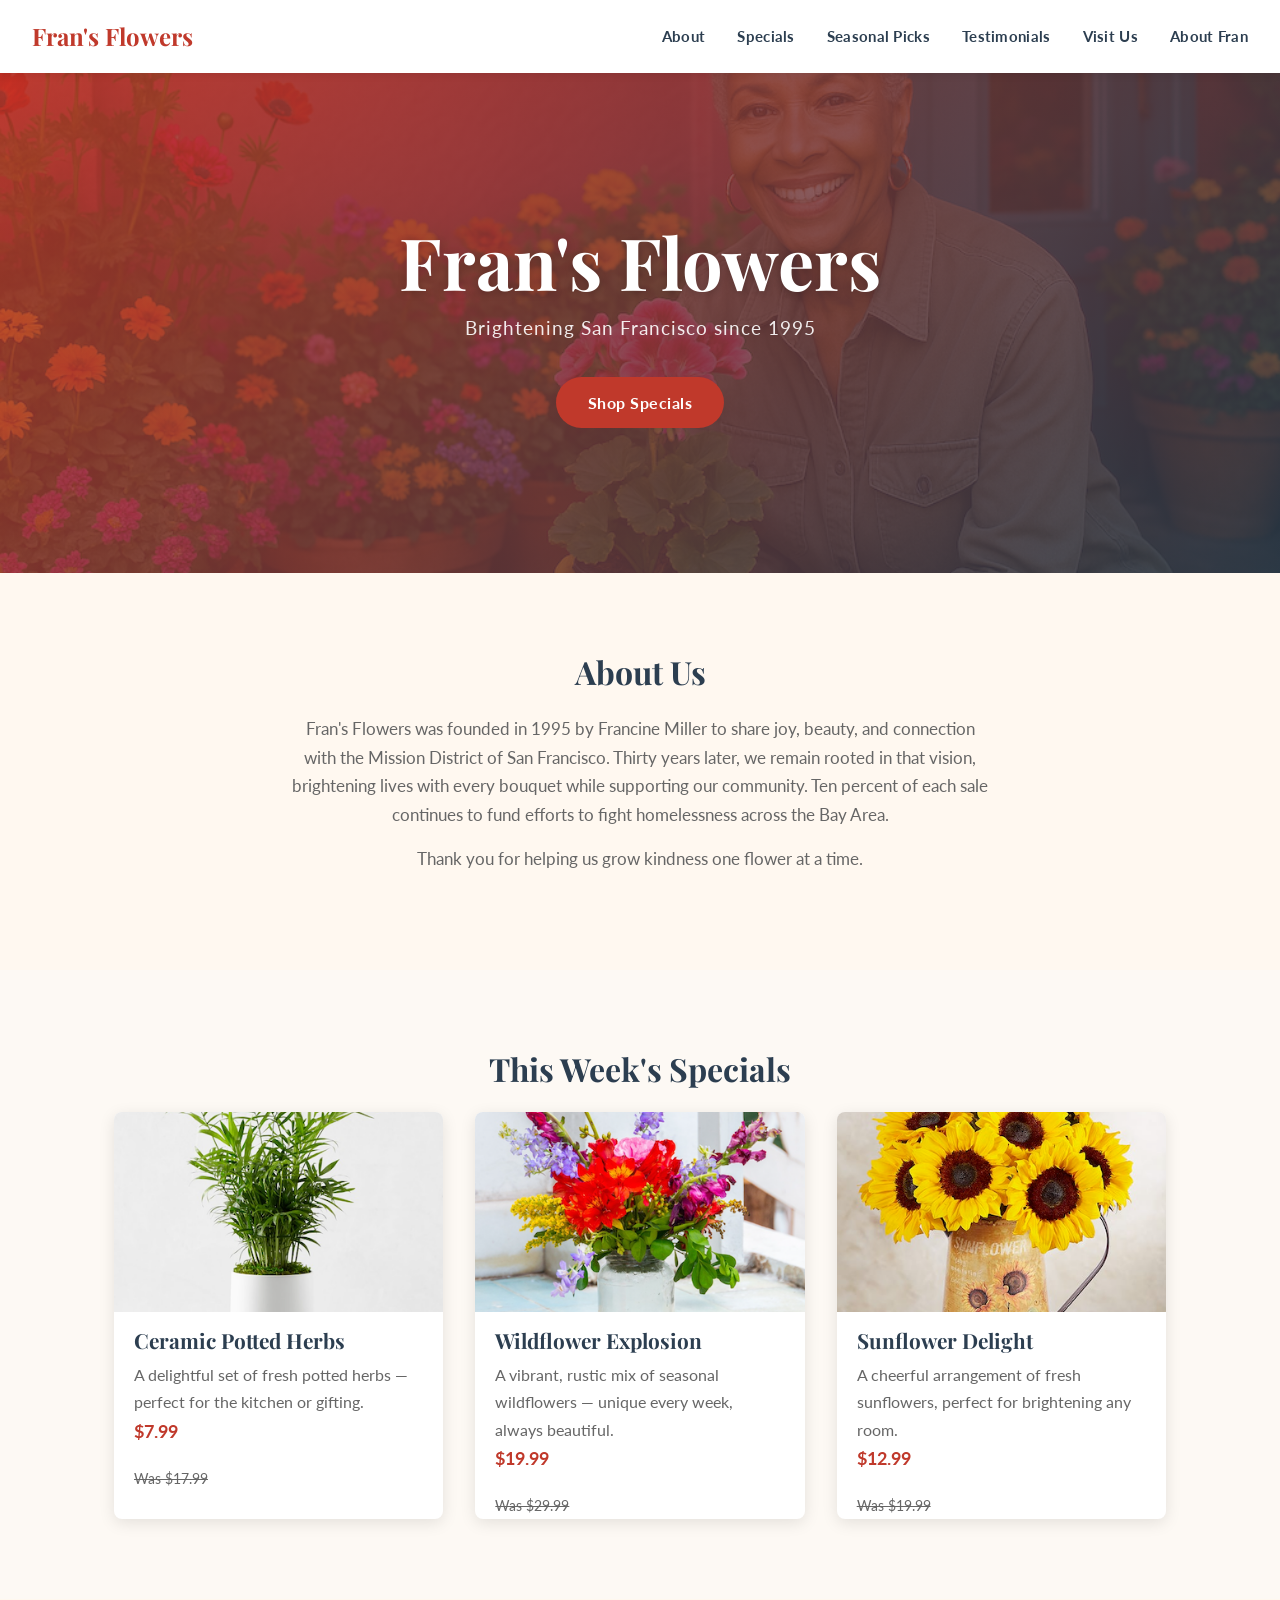
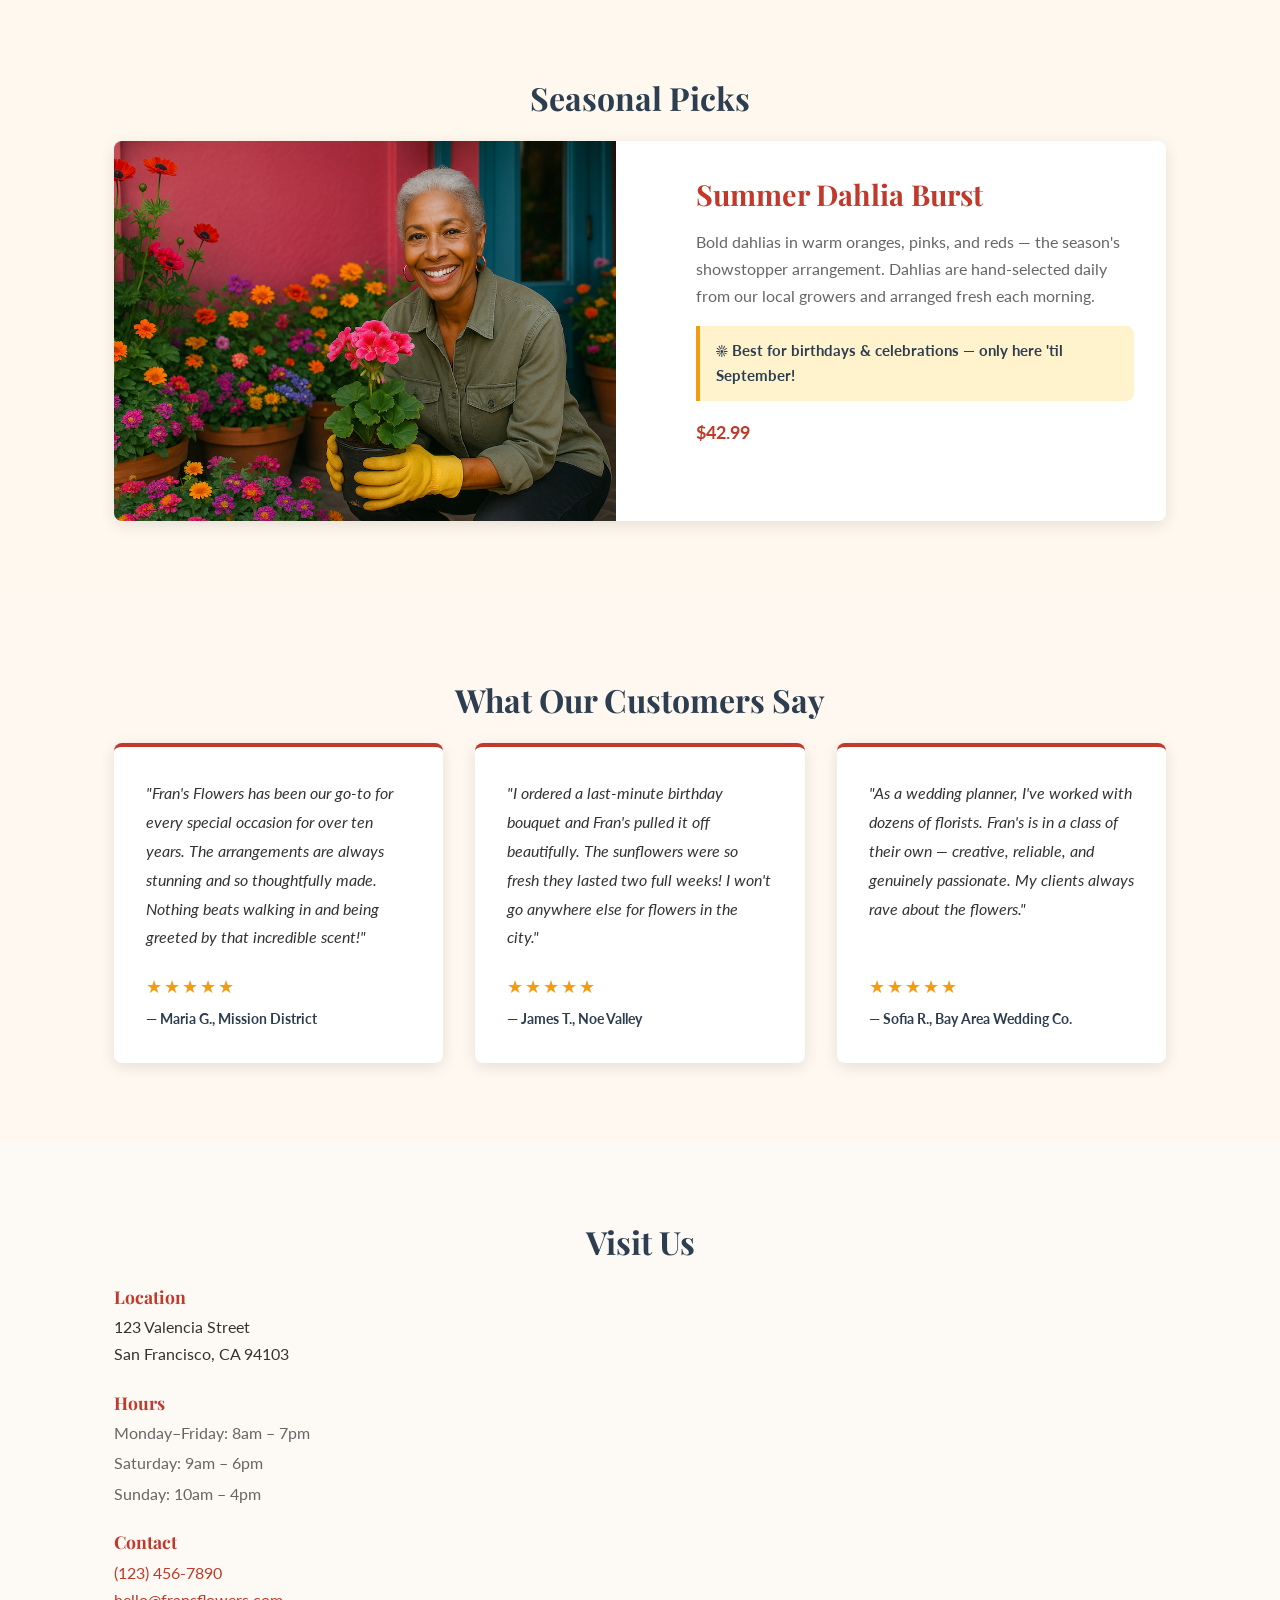
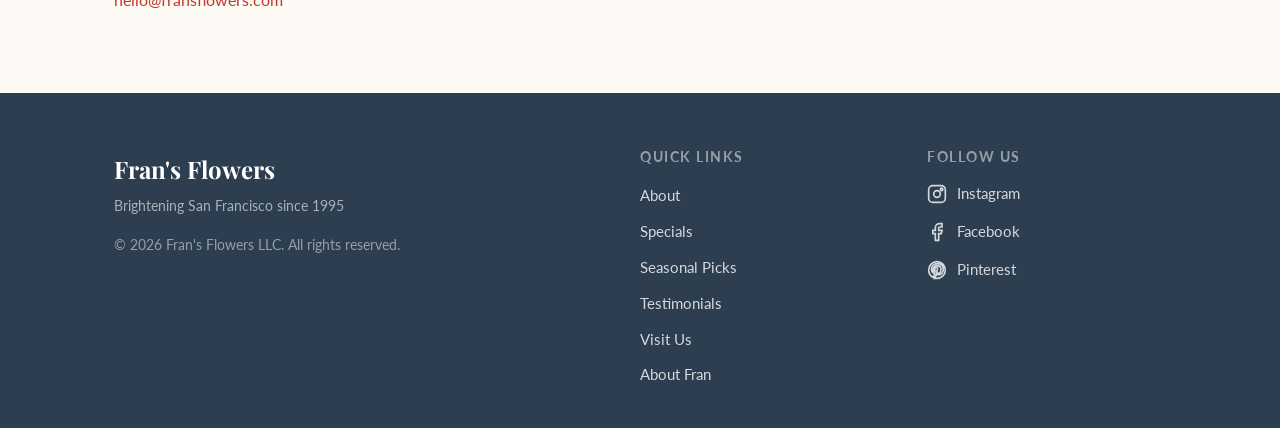
<file: index.html>
<!DOCTYPE html>
<html lang="en">
<head>
  <meta charset="UTF-8" />
  <meta name="viewport" content="width=device-width, initial-scale=1.0" />
  <title>Fran's Flowers | Boutique Flower Shop in San Francisco</title>
  <link rel="stylesheet" href="style.css" />
  <link rel="preconnect" href="https://fonts.googleapis.com" />
  <link rel="preconnect" href="https://fonts.gstatic.com" crossorigin />
  <link href="https://fonts.googleapis.com/css2?family=Playfair+Display:wght@400;700&family=Lato:wght@300;400;700&display=swap" rel="stylesheet" />
</head>
<body>

  <!-- NAVIGATION -->
  <header>
    <nav class="navbar" role="navigation" aria-label="Main navigation">
      <div class="nav-logo">
        <a href="index.html" aria-label="Fran's Flowers Home">Fran's Flowers</a>
      </div>
      <button class="nav-toggle" aria-label="Toggle navigation menu" aria-expanded="false">
        <span class="hamburger"></span>
        <span class="hamburger"></span>
        <span class="hamburger"></span>
      </button>
      <ul class="nav-links" role="list">
        <li><a href="#about">About</a></li>
        <li><a href="#specials">Specials</a></li>
        <li><a href="#seasonal">Seasonal Picks</a></li>
        <li><a href="#testimonials">Testimonials</a></li>
        <li><a href="#visit">Visit Us</a></li>
        <li><a href="about.html">About Fran</a></li>
      </ul>
    </nav>
  </header>

  <!-- HERO -->
  <section class="hero" aria-label="Hero banner">
    <div class="hero-content">
      <h1>Fran's Flowers</h1>
      <p class="tagline">Brightening San Francisco since 1995</p>
      <a href="#specials" class="btn-primary">Shop Specials</a>
    </div>
  </section>

  <!-- ABOUT -->
  <section id="about" class="about-section">
    <div class="container">
      <h2>About Us</h2>
      <p>Fran's Flowers was founded in 1995 by Francine Miller to share joy, beauty, and connection with the Mission District of San Francisco. Thirty years later, we remain rooted in that vision, brightening lives with every bouquet while supporting our community. Ten percent of each sale continues to fund efforts to fight homelessness across the Bay Area.</p>
      <p>Thank you for helping us grow kindness one flower at a time.</p>
    </div>
  </section>

  <!-- SPECIALS -->
  <section id="specials" class="specials-section">
    <div class="container">
      <h2>This Week's Specials</h2>
      <div class="specials-grid">
        <article class="special-card">
          <img src="img/potted_plant.png" alt="Ceramic potted herbs arrangement" />
          <h3>Ceramic Potted Herbs</h3>
          <p>A delightful set of fresh potted herbs — perfect for the kitchen or gifting.</p>
          <p class="price-now">$7.99</p>
          <p class="price-was">Was $17.99</p>
        </article>
        <article class="special-card">
          <img src="img/wild_flowers.png" alt="Wildflower explosion bouquet" />
          <h3>Wildflower Explosion</h3>
          <p>A vibrant, rustic mix of seasonal wildflowers — unique every week, always beautiful.</p>
          <p class="price-now">$19.99</p>
          <p class="price-was">Was $29.99</p>
        </article>
        <article class="special-card">
          <img src="img/sunflowers.png" alt="Sunflower delight bouquet" />
          <h3>Sunflower Delight</h3>
          <p>A cheerful arrangement of fresh sunflowers, perfect for brightening any room.</p>
          <p class="price-now">$12.99</p>
          <p class="price-was">Was $19.99</p>
        </article>
      </div>
    </div>
  </section>

  <!-- SEASONAL PICKS -->
  <section id="seasonal" class="seasonal-section">
    <div class="container">
      <h2>Seasonal Picks</h2>
      <div class="seasonal-card">
        <img src="img/fran.png" alt="Fran holding a vibrant summer dahlia bouquet in warm tones" />
        <div class="seasonal-info">
          <h3>Summer Dahlia Burst</h3>
          <p>Bold dahlias in warm oranges, pinks, and reds — the season's showstopper arrangement. Dahlias are hand-selected daily from our local growers and arranged fresh each morning.</p>
          <p class="seasonal-tag">&#x2600;&#xFE0F; Best for birthdays &amp; celebrations — only here 'til September!</p>
          <p class="price-now">$42.99</p>
        </div>
      </div>
    </div>
  </section>

  <!-- TESTIMONIALS -->
  <section id="testimonials" class="testimonials-section">
    <div class="container">
      <h2>What Our Customers Say</h2>
      <div class="testimonials-grid">
        <article class="testimonial-card">
          <blockquote>
            <p>"Fran's Flowers has been our go-to for every special occasion for over ten years. The arrangements are always stunning and so thoughtfully made. Nothing beats walking in and being greeted by that incredible scent!"</p>
          </blockquote>
          <footer class="testimonial-author">
            <span class="stars" aria-label="5 out of 5 stars">&#9733;&#9733;&#9733;&#9733;&#9733;</span>
            <cite>— Maria G., Mission District</cite>
          </footer>
        </article>
        <article class="testimonial-card">
          <blockquote>
            <p>"I ordered a last-minute birthday bouquet and Fran's pulled it off beautifully. The sunflowers were so fresh they lasted two full weeks! I won't go anywhere else for flowers in the city."</p>
          </blockquote>
          <footer class="testimonial-author">
            <span class="stars" aria-label="5 out of 5 stars">&#9733;&#9733;&#9733;&#9733;&#9733;</span>
            <cite>— James T., Noe Valley</cite>
          </footer>
        </article>
        <article class="testimonial-card">
          <blockquote>
            <p>"As a wedding planner, I've worked with dozens of florists. Fran's is in a class of their own — creative, reliable, and genuinely passionate. My clients always rave about the flowers."</p>
          </blockquote>
          <footer class="testimonial-author">
            <span class="stars" aria-label="5 out of 5 stars">&#9733;&#9733;&#9733;&#9733;&#9733;</span>
            <cite>— Sofia R., Bay Area Wedding Co.</cite>
          </footer>
        </article>
      </div>
    </div>
  </section>

  <!-- VISIT US -->
  <section id="visit" class="visit-section">
    <div class="container">
      <h2>Visit Us</h2>
      <div class="visit-grid">
        <div class="visit-info">
          <h3>Location</h3>
          <address>123 Valencia Street<br />San Francisco, CA 94103</address>
          <h3>Hours</h3>
          <ul>
            <li>Monday–Friday: 8am – 7pm</li>
            <li>Saturday: 9am – 6pm</li>
            <li>Sunday: 10am – 4pm</li>
          </ul>
          <h3>Contact</h3>
          <p><a href="tel:+11234567890">(123) 456-7890</a></p>
          <p><a href="mailto:hello@fransflowers.com">hello@fransflowers.com</a></p>
        </div>
        <div class="visit-map">
          <iframe
            src="https://www.google.com/maps/embed?pb=!1m18!1m12!1m3!1d3153.144965296929!2d-122.4230293!3d37.7689366!2m3!1f0!2f0!3f0!3m2!1i1024!2i768!4f13.1!3m3!1m2!1s0x808f7e3a37128e21%3A0xf85bfc7fef295b98!2s123%20Valencia%20St%2C%20San%20Francisco%2C%20CA%2094103!5e0!3m2!1sen!2sus!4v1722345678901!5m2!1sen!2sus"
            loading="lazy"
            referrerpolicy="no-referrer-when-downgrade"
            title="Map showing Fran's Flowers location at 123 Valencia Street San Francisco"
            aria-label="Google Maps showing Fran's Flowers location"
          ></iframe>
        </div>
      </div>
    </div>
  </section>

  <!-- FOOTER -->
  <footer class="site-footer">
    <div class="container footer-grid">
      <div class="footer-brand">
        <p class="footer-logo">Fran's Flowers</p>
        <p class="footer-tagline">Brightening San Francisco since 1995</p>
        <p class="footer-copy">&copy; 2026 Fran's Flowers LLC. All rights reserved.</p>
      </div>
      <nav class="footer-nav" aria-label="Footer navigation">
        <h4>Quick Links</h4>
        <ul>
          <li><a href="#about">About</a></li>
          <li><a href="#specials">Specials</a></li>
          <li><a href="#seasonal">Seasonal Picks</a></li>
          <li><a href="#testimonials">Testimonials</a></li>
          <li><a href="#visit">Visit Us</a></li>
          <li><a href="about.html">About Fran</a></li>
        </ul>
      </nav>
      <div class="footer-social">
        <h4>Follow Us</h4>
        <div class="social-icons" role="list">
          <a href="#" class="social-icon" aria-label="Follow us on Instagram" role="listitem">
            <svg xmlns="http://www.w3.org/2000/svg" width="20" height="20" viewBox="0 0 24 24" fill="none" stroke="currentColor" stroke-width="2" aria-hidden="true"><rect x="2" y="2" width="20" height="20" rx="5" ry="5"/><circle cx="12" cy="12" r="4"/><circle cx="17.5" cy="6.5" r="1.5"/></svg>
            Instagram
          </a>
          <a href="#" class="social-icon" aria-label="Follow us on Facebook" role="listitem">
            <svg xmlns="http://www.w3.org/2000/svg" width="20" height="20" viewBox="0 0 24 24" fill="none" stroke="currentColor" stroke-width="2" aria-hidden="true"><path d="M18 2h-3a5 5 0 0 0-5 5v3H7v4h3v8h4v-8h3l1-4h-4V7a1 1 0 0 1 1-1h3z"/></svg>
            Facebook
          </a>
          <a href="#" class="social-icon" aria-label="Follow us on Pinterest" role="listitem">
            <svg xmlns="http://www.w3.org/2000/svg" width="20" height="20" viewBox="0 0 24 24" fill="none" stroke="currentColor" stroke-width="2" aria-hidden="true"><path d="M12 2C6.48 2 2 6.48 2 12c0 4.24 2.65 7.86 6.39 9.29-.09-.78-.17-1.98.03-2.83.19-.77 1.26-5.33 1.26-5.33s-.32-.64-.32-1.59c0-1.49.87-2.61 1.94-2.61.92 0 1.36.69 1.36 1.52 0 .93-.59 2.32-.9 3.6-.25 1.07.53 1.94 1.58 1.94 1.9 0 3.36-2 3.36-4.9 0-2.56-1.84-4.35-4.47-4.35-3.04 0-4.82 2.28-4.82 4.63 0 .92.35 1.9.79 2.43.09.11.1.2.07.31-.08.33-.26 1.07-.3 1.22-.05.19-.16.23-.38.14-1.39-.65-2.26-2.68-2.26-4.32 0-3.51 2.55-6.74 7.36-6.74 3.86 0 6.86 2.75 6.86 6.42 0 3.83-2.41 6.9-5.76 6.9-1.13 0-2.19-.59-2.55-1.28l-.69 2.59c-.25.97-.93 2.18-1.38 2.92C11.15 21.95 11.57 22 12 22c5.52 0 10-4.48 10-10S17.52 2 12 2z"/></svg>
            Pinterest
          </a>
        </div>
      </div>
    </div>
  </footer>

  <script>
    const navToggle = document.querySelector('.nav-toggle');
    const navLinks = document.querySelector('.nav-links');
    navToggle.addEventListener('click', function() {
      const isOpen = navLinks.classList.toggle('open');
      navToggle.setAttribute('aria-expanded', isOpen);
    });
    navLinks.querySelectorAll('a').forEach(link => {
      link.addEventListener('click', () => {
        navLinks.classList.remove('open');
        navToggle.setAttribute('aria-expanded', 'false');
      });
    });
  </script>

</body>
</html>
</file>
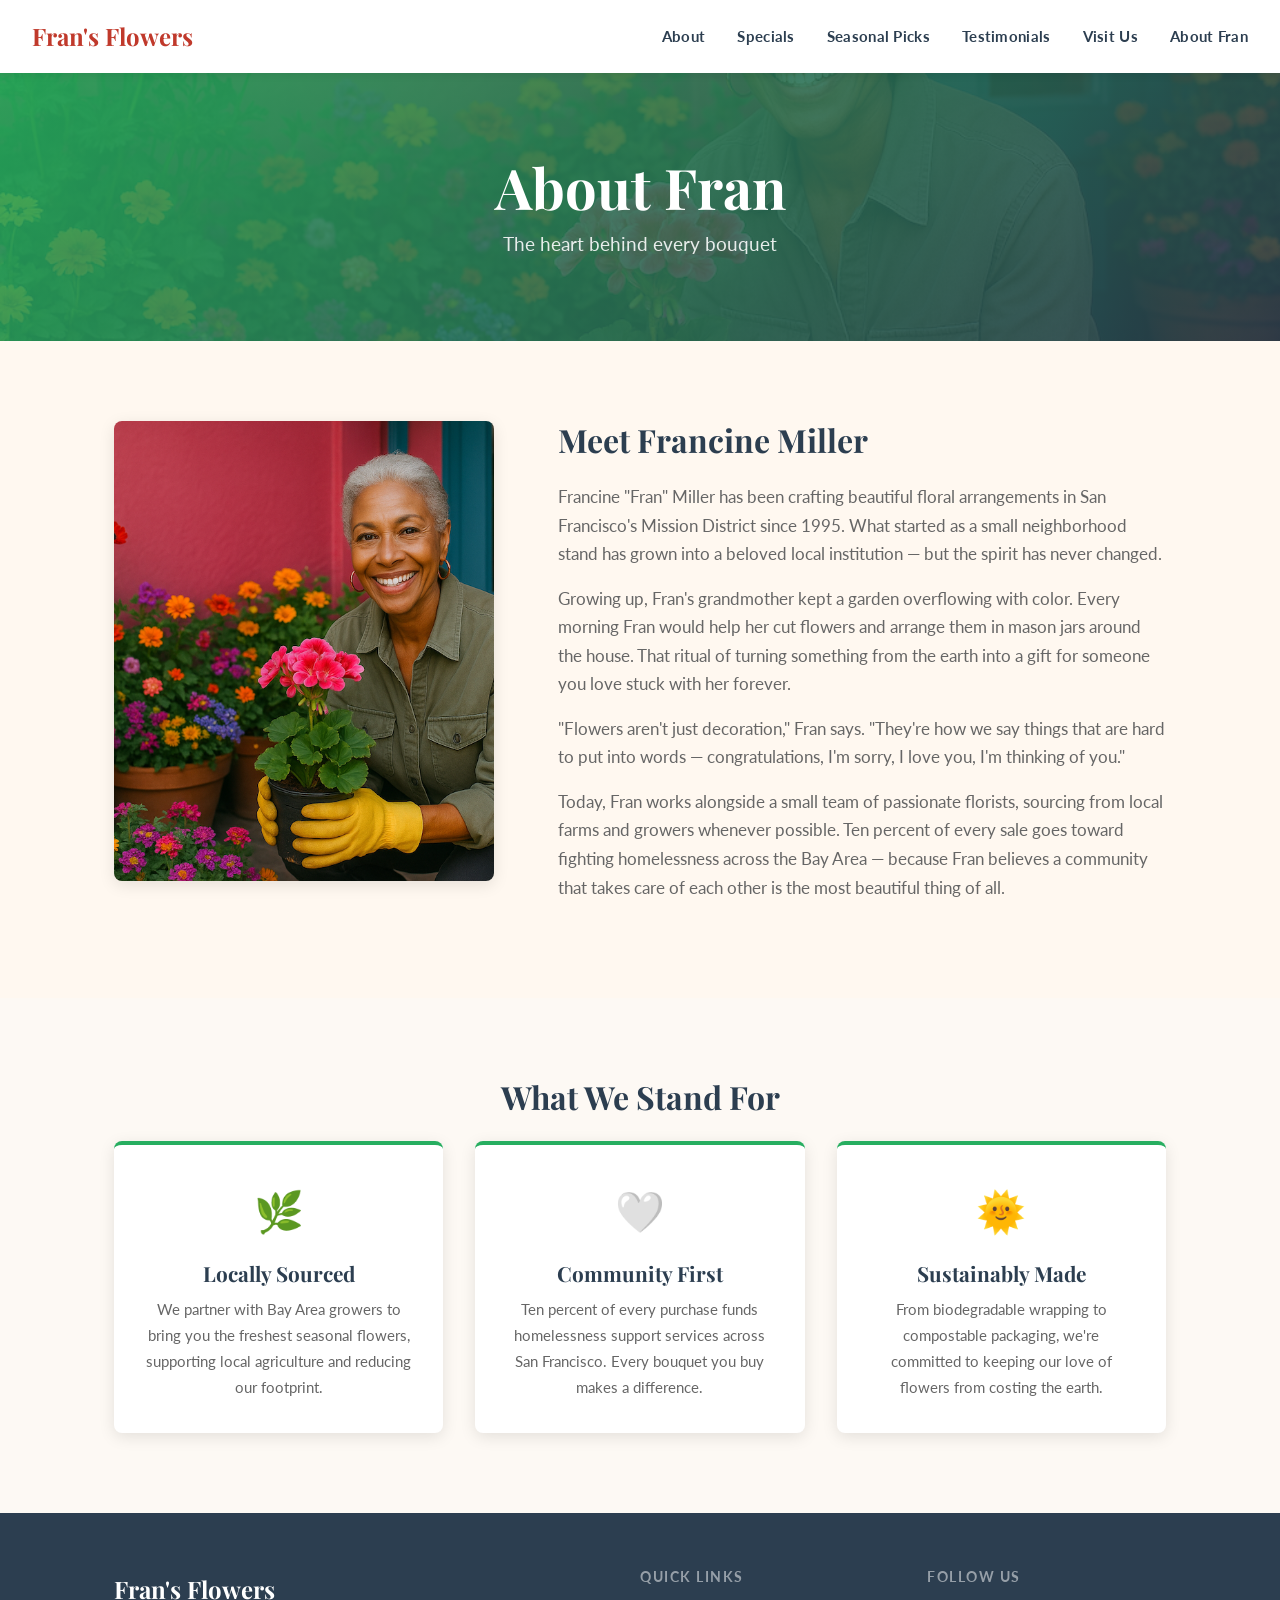
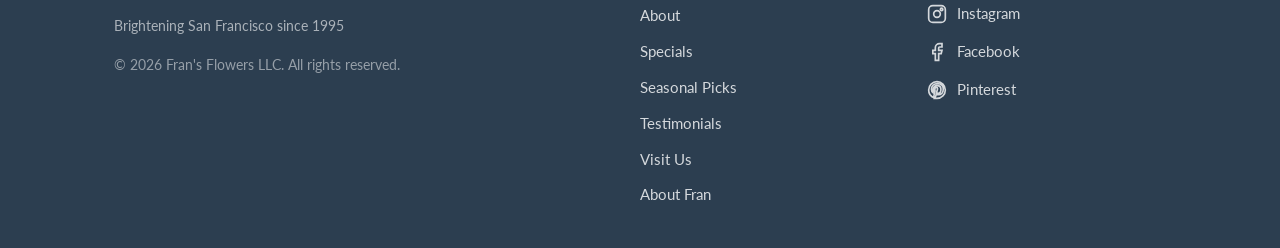
<file: about.html>
<!DOCTYPE html>
<html lang="en">
<head>
  <meta charset="UTF-8" />
  <meta name="viewport" content="width=device-width, initial-scale=1.0" />
  <title>About Fran — Fran's Flowers</title>
  <link rel="stylesheet" href="style.css" />
  <link rel="preconnect" href="https://fonts.googleapis.com" />
  <link rel="preconnect" href="https://fonts.gstatic.com" crossorigin />
  <link href="https://fonts.googleapis.com/css2?family=Playfair+Display:wght@400;700&family=Lato:wght@300;400;700&display=swap" rel="stylesheet" />
</head>
<body>

  <!-- NAVIGATION -->
  <header>
    <nav class="navbar" role="navigation" aria-label="Main navigation">
      <div class="nav-logo">
        <a href="index.html" aria-label="Fran's Flowers Home">Fran's Flowers</a>
      </div>
      <button class="nav-toggle" aria-label="Toggle navigation menu" aria-expanded="false">
        <span class="hamburger"></span>
        <span class="hamburger"></span>
        <span class="hamburger"></span>
      </button>
      <ul class="nav-links" role="list">
        <li><a href="index.html#about">About</a></li>
        <li><a href="index.html#specials">Specials</a></li>
        <li><a href="index.html#seasonal">Seasonal Picks</a></li>
        <li><a href="index.html#testimonials">Testimonials</a></li>
        <li><a href="index.html#visit">Visit Us</a></li>
        <li><a href="about.html" aria-current="page">About Fran</a></li>
      </ul>
    </nav>
  </header>

  <!-- PAGE HERO -->
  <section class="about-page-hero" aria-label="About Fran page hero">
    <div class="container">
      <h1>About Fran</h1>
      <p>The heart behind every bouquet</p>
    </div>
  </section>

  <!-- FRAN'S STORY -->
  <section class="about-fran-section">
    <div class="container about-fran-grid">
      <div class="about-fran-image">
        <img src="img/fran.png" alt="Francine Miller, founder of Fran's Flowers, smiling among her flowers" />
      </div>
      <div class="about-fran-text">
        <h2>Meet Francine Miller</h2>
        <p>Francine "Fran" Miller has been crafting beautiful floral arrangements in San Francisco's Mission District since 1995. What started as a small neighborhood stand has grown into a beloved local institution — but the spirit has never changed.</p>
        <p>Growing up, Fran's grandmother kept a garden overflowing with color. Every morning Fran would help her cut flowers and arrange them in mason jars around the house. That ritual of turning something from the earth into a gift for someone you love stuck with her forever.</p>
        <p>"Flowers aren't just decoration," Fran says. "They're how we say things that are hard to put into words — congratulations, I'm sorry, I love you, I'm thinking of you."</p>
        <p>Today, Fran works alongside a small team of passionate florists, sourcing from local farms and growers whenever possible. Ten percent of every sale goes toward fighting homelessness across the Bay Area — because Fran believes a community that takes care of each other is the most beautiful thing of all.</p>
      </div>
    </div>
  </section>

  <!-- VALUES -->
  <section class="values-section">
    <div class="container">
      <h2>What We Stand For</h2>
      <div class="values-grid">
        <article class="value-card">
          <div class="value-icon" aria-hidden="true">&#127807;</div>
          <h3>Locally Sourced</h3>
          <p>We partner with Bay Area growers to bring you the freshest seasonal flowers, supporting local agriculture and reducing our footprint.</p>
        </article>
        <article class="value-card">
          <div class="value-icon" aria-hidden="true">&#129293;</div>
          <h3>Community First</h3>
          <p>Ten percent of every purchase funds homelessness support services across San Francisco. Every bouquet you buy makes a difference.</p>
        </article>
        <article class="value-card">
          <div class="value-icon" aria-hidden="true">&#127774;</div>
          <h3>Sustainably Made</h3>
          <p>From biodegradable wrapping to compostable packaging, we're committed to keeping our love of flowers from costing the earth.</p>
        </article>
      </div>
    </div>
  </section>

  <!-- FOOTER -->
  <footer class="site-footer">
    <div class="container footer-grid">
      <div class="footer-brand">
        <p class="footer-logo">Fran's Flowers</p>
        <p class="footer-tagline">Brightening San Francisco since 1995</p>
        <p class="footer-copy">&copy; 2026 Fran's Flowers LLC. All rights reserved.</p>
      </div>
      <nav class="footer-nav" aria-label="Footer navigation">
        <h4>Quick Links</h4>
        <ul>
          <li><a href="index.html#about">About</a></li>
          <li><a href="index.html#specials">Specials</a></li>
          <li><a href="index.html#seasonal">Seasonal Picks</a></li>
          <li><a href="index.html#testimonials">Testimonials</a></li>
          <li><a href="index.html#visit">Visit Us</a></li>
          <li><a href="about.html">About Fran</a></li>
        </ul>
      </nav>
      <div class="footer-social">
        <h4>Follow Us</h4>
        <div class="social-icons" role="list">
          <a href="#" class="social-icon" aria-label="Follow us on Instagram" role="listitem">
            <svg xmlns="http://www.w3.org/2000/svg" width="20" height="20" viewBox="0 0 24 24" fill="none" stroke="currentColor" stroke-width="2" aria-hidden="true"><rect x="2" y="2" width="20" height="20" rx="5" ry="5"/><circle cx="12" cy="12" r="4"/><circle cx="17.5" cy="6.5" r="1.5"/></svg>
            Instagram
          </a>
          <a href="#" class="social-icon" aria-label="Follow us on Facebook" role="listitem">
            <svg xmlns="http://www.w3.org/2000/svg" width="20" height="20" viewBox="0 0 24 24" fill="none" stroke="currentColor" stroke-width="2" aria-hidden="true"><path d="M18 2h-3a5 5 0 0 0-5 5v3H7v4h3v8h4v-8h3l1-4h-4V7a1 1 0 0 1 1-1h3z"/></svg>
            Facebook
          </a>
          <a href="#" class="social-icon" aria-label="Follow us on Pinterest" role="listitem">
            <svg xmlns="http://www.w3.org/2000/svg" width="20" height="20" viewBox="0 0 24 24" fill="none" stroke="currentColor" stroke-width="2" aria-hidden="true"><path d="M12 2C6.48 2 2 6.48 2 12c0 4.24 2.65 7.86 6.39 9.29-.09-.78-.17-1.98.03-2.83.19-.77 1.26-5.33 1.26-5.33s-.32-.64-.32-1.59c0-1.49.87-2.61 1.94-2.61.92 0 1.36.69 1.36 1.52 0 .93-.59 2.32-.9 3.6-.25 1.07.53 1.94 1.58 1.94 1.9 0 3.36-2 3.36-4.9 0-2.56-1.84-4.35-4.47-4.35-3.04 0-4.82 2.28-4.82 4.63 0 .92.35 1.9.79 2.43.09.11.1.2.07.31-.08.33-.26 1.07-.3 1.22-.05.19-.16.23-.38.14-1.39-.65-2.26-2.68-2.26-4.32 0-3.51 2.55-6.74 7.36-6.74 3.86 0 6.86 2.75 6.86 6.42 0 3.83-2.41 6.9-5.76 6.9-1.13 0-2.19-.59-2.55-1.28l-.69 2.59c-.25.97-.93 2.18-1.38 2.92C11.15 21.95 11.57 22 12 22c5.52 0 10-4.48 10-10S17.52 2 12 2z"/></svg>
            Pinterest
          </a>
        </div>
      </div>
    </div>
  </footer>

  <script>
    const navToggle = document.querySelector('.nav-toggle');
    const navLinks = document.querySelector('.nav-links');
    navToggle.addEventListener('click', function() {
      const isOpen = navLinks.classList.toggle('open');
      navToggle.setAttribute('aria-expanded', isOpen);
    });
    navLinks.querySelectorAll('a').forEach(link => {
      link.addEventListener('click', () => {
        navLinks.classList.remove('open');
        navToggle.setAttribute('aria-expanded', 'false');
      });
    });
  </script>

</body>
</html>
</file>
<file: style.css>
/* ===========================
   Fran's Flowers — style.css
   LevelUp: Beautify a Website
   =========================== */

/* --- Reset & Base --- */
*, *::before, *::after {
  box-sizing: border-box;
  margin: 0;
  padding: 0;
}

:root {
  --color-primary: #c0392b;
  --color-primary-light: #e74c3c;
  --color-accent: #f39c12;
  --color-green: #27ae60;
  --color-dark: #2c3e50;
  --color-text: #333333;
  --color-text-light: #666666;
  --color-bg: #fdf9f4;
  --color-bg-alt: #fff8f0;
  --color-white: #ffffff;
  --color-border: #e8ddd0;
  --font-heading: 'Playfair Display', Georgia, serif;
  --font-body: 'Lato', Arial, sans-serif;
  --shadow: 0 4px 16px rgba(0,0,0,0.10);
  --radius: 8px;
  --transition: 0.25s ease;
}

html {
  scroll-behavior: smooth;
}

body {
  font-family: var(--font-body);
  color: var(--color-text);
  background-color: var(--color-bg);
  line-height: 1.7;
  font-size: 1rem;
}

h1, h2, h3, h4 {
  font-family: var(--font-heading);
  color: var(--color-dark);
  line-height: 1.2;
}

h2 {
  font-size: 2rem;
  margin-bottom: 1.5rem;
  text-align: center;
}

h3 {
  font-size: 1.3rem;
  margin-bottom: 0.5rem;
}

a {
  color: var(--color-primary);
  text-decoration: none;
  transition: color var(--transition);
}

a:hover, a:focus {
  color: var(--color-primary-light);
  text-decoration: underline;
}

img {
  max-width: 100%;
  height: auto;
  display: block;
  border-radius: var(--radius);
}

address { font-style: normal; }

.container {
  max-width: 1100px;
  margin: 0 auto;
  padding: 0 1.5rem;
}

/* ---- Buttons ---- */
.btn-primary {
  display: inline-block;
  background-color: var(--color-primary);
  color: var(--color-white);
  padding: 0.75rem 2rem;
  border-radius: 50px;
  font-size: 1rem;
  font-weight: 700;
  font-family: var(--font-body);
  letter-spacing: 0.5px;
  transition: background-color var(--transition), transform var(--transition);
  text-decoration: none;
}

.btn-primary:hover, .btn-primary:focus {
  background-color: var(--color-primary-light);
  color: var(--color-white);
  transform: translateY(-2px);
  text-decoration: none;
}

/* ========================
   NAVIGATION
   ======================== */
.navbar {
  display: flex;
  align-items: center;
  justify-content: space-between;
  background-color: var(--color-white);
  padding: 1rem 2rem;
  position: sticky;
  top: 0;
  z-index: 100;
  box-shadow: 0 2px 8px rgba(0,0,0,0.08);
}

.nav-logo a {
  font-family: var(--font-heading);
  font-size: 1.5rem;
  font-weight: 700;
  color: var(--color-primary);
  text-decoration: none;
}

.nav-links {
  list-style: none;
  display: flex;
  gap: 2rem;
  align-items: center;
}

.nav-links a {
  font-size: 0.95rem;
  font-weight: 700;
  color: var(--color-dark);
  text-decoration: none;
  letter-spacing: 0.3px;
  transition: color var(--transition);
  padding: 0.25rem 0;
  border-bottom: 2px solid transparent;
}

.nav-links a:hover,
.nav-links a:focus {
  color: var(--color-primary);
  border-bottom-color: var(--color-primary);
  text-decoration: none;
}

.nav-toggle {
  display: none;
  flex-direction: column;
  gap: 5px;
  background: none;
  border: none;
  cursor: pointer;
  padding: 0.5rem;
  border-radius: var(--radius);
}

.hamburger {
  width: 26px;
  height: 3px;
  background-color: var(--color-dark);
  border-radius: 2px;
  display: block;
  transition: background-color var(--transition);
}

/* ========================
   HERO
   ======================== */
.hero {
  background: linear-gradient(135deg, rgba(192,57,43,0.82) 0%, rgba(44,62,80,0.80) 100%),
              url('img/fran.png') center/cover no-repeat;
  min-height: 500px;
  display: flex;
  align-items: center;
  justify-content: center;
  text-align: center;
  padding: 4rem 1.5rem;
}

.hero-content h1 {
  font-size: clamp(2.5rem, 6vw, 4.5rem);
  color: var(--color-white);
  margin-bottom: 0.5rem;
  text-shadow: 0 2px 8px rgba(0,0,0,0.2);
}

.hero-content .tagline {
  font-size: 1.2rem;
  color: rgba(255,255,255,0.9);
  margin-bottom: 2rem;
  letter-spacing: 1px;
}

/* ========================
   ABOUT
   ======================== */
.about-section {
  padding: 5rem 0;
  background-color: var(--color-bg-alt);
}

.about-section p {
  max-width: 700px;
  margin: 0 auto 1rem;
  text-align: center;
  color: var(--color-text-light);
  font-size: 1.05rem;
}

/* ========================
   SPECIALS
   ======================== */
.specials-section {
  padding: 5rem 0;
  background-color: var(--color-bg);
}

.specials-grid {
  display: grid;
  grid-template-columns: repeat(3, 1fr);
  gap: 2rem;
}

.special-card {
  background: var(--color-white);
  border-radius: var(--radius);
  overflow: hidden;
  box-shadow: var(--shadow);
  transition: transform var(--transition), box-shadow var(--transition);
}

.special-card:hover {
  transform: translateY(-5px);
  box-shadow: 0 8px 28px rgba(0,0,0,0.15);
}

.special-card img {
  width: 100%;
  height: 200px;
  object-fit: cover;
  border-radius: 0;
}

.special-card h3,
.special-card p {
  padding: 0 1.25rem;
}

.special-card h3 { padding-top: 1rem; }
.special-card p { color: var(--color-text-light); }

.price-now {
  font-weight: 700;
  font-size: 1.15rem;
  color: var(--color-primary) !important;
  padding-bottom: 1.25rem !important;
}

.price-was {
  text-decoration: line-through;
  color: var(--color-text-light) !important;
  font-size: 0.9rem;
}

/* ========================
   SEASONAL PICKS
   ======================== */
.seasonal-section {
  padding: 5rem 0;
  background-color: #fff8ee;
}

.seasonal-card {
  display: grid;
  grid-template-columns: 1fr 1fr;
  gap: 3rem;
  align-items: center;
  background: var(--color-white);
  border-radius: var(--radius);
  overflow: hidden;
  box-shadow: var(--shadow);
}

.seasonal-card img {
  width: 100%;
  height: 380px;
  object-fit: cover;
  border-radius: 0;
}

.seasonal-info {
  padding: 2rem;
}

.seasonal-info h3 {
  font-size: 1.8rem;
  color: var(--color-primary);
  margin-bottom: 1rem;
}

.seasonal-info p {
  color: var(--color-text-light);
  margin-bottom: 1rem;
}

.seasonal-tag {
  background-color: #fff3cd;
  border-left: 4px solid var(--color-accent);
  padding: 0.75rem 1rem;
  border-radius: 0 var(--radius) var(--radius) 0;
  font-weight: 700;
  color: var(--color-dark) !important;
  font-size: 0.95rem;
  display: block;
}

/* ========================
   TESTIMONIALS
   ======================== */
.testimonials-section {
  padding: 5rem 0;
  background-color: var(--color-bg-alt);
}

.testimonials-grid {
  display: grid;
  grid-template-columns: repeat(3, 1fr);
  gap: 2rem;
}

.testimonial-card {
  background: var(--color-white);
  border-radius: var(--radius);
  padding: 2rem;
  box-shadow: var(--shadow);
  display: flex;
  flex-direction: column;
  justify-content: space-between;
  border-top: 4px solid var(--color-primary);
}

.testimonial-card blockquote p {
  font-size: 1rem;
  color: var(--color-text);
  font-style: italic;
  line-height: 1.8;
}

.testimonial-author {
  margin-top: 1.25rem;
  display: flex;
  flex-direction: column;
  gap: 0.3rem;
}

.stars {
  color: var(--color-accent);
  font-size: 1.1rem;
  letter-spacing: 2px;
}

cite {
  font-size: 0.9rem;
  font-weight: 700;
  color: var(--color-dark);
  font-style: normal;
}

/* ========================
   VISIT US
   ======================== */
.visit-section {
  padding: 5rem 0;
  background-color: var(--color-bg);
}

.visit-grid {
  display: grid;
  grid-template-columns: 1fr 1.2fr;
  gap: 3rem;
  align-items: start;
}

.visit-info h3 {
  color: var(--color-primary);
  margin-top: 1.5rem;
  margin-bottom: 0.4rem;
  font-size: 1.1rem;
}

.visit-info h3:first-child { margin-top: 0; }

.visit-info ul {
  list-style: none;
  padding: 0;
  color: var(--color-text-light);
}

.visit-info li { margin-bottom: 0.2rem; }

.visit-map iframe {
  width: 100%;
  height: 320px;
  border: none;
  border-radius: var(--radius);
}

/* ========================
   FOOTER
   ======================== */
.site-footer {
  background-color: var(--color-dark);
  color: rgba(255,255,255,0.85);
  padding: 3.5rem 0 2rem;
}

.footer-grid {
  display: grid;
  grid-template-columns: 2fr 1fr 1fr;
  gap: 3rem;
}

.footer-logo {
  font-family: var(--font-heading);
  font-size: 1.5rem;
  font-weight: 700;
  color: var(--color-white);
  margin-bottom: 0.25rem;
}

.footer-tagline {
  font-size: 0.9rem;
  color: rgba(255,255,255,0.6);
  margin-bottom: 1rem;
}

.footer-copy {
  font-size: 0.85rem;
  color: rgba(255,255,255,0.5);
}

.footer-nav h4,
.footer-social h4 {
  font-family: var(--font-body);
  font-size: 0.85rem;
  text-transform: uppercase;
  letter-spacing: 1.5px;
  color: rgba(255,255,255,0.5);
  margin-bottom: 1rem;
  font-weight: 700;
}

.footer-nav ul {
  list-style: none;
  padding: 0;
}

.footer-nav li { margin-bottom: 0.5rem; }

.footer-nav a {
  color: rgba(255,255,255,0.8);
  font-size: 0.95rem;
  transition: color var(--transition);
  text-decoration: none;
}

.footer-nav a:hover,
.footer-nav a:focus {
  color: var(--color-white);
  text-decoration: underline;
}

.social-icons {
  display: flex;
  flex-direction: column;
  gap: 0.75rem;
}

.social-icon {
  display: flex;
  align-items: center;
  gap: 0.6rem;
  color: rgba(255,255,255,0.8);
  font-size: 0.95rem;
  transition: color var(--transition);
  text-decoration: none;
}

.social-icon:hover,
.social-icon:focus {
  color: var(--color-white);
  text-decoration: none;
}

/* ========================
   ABOUT PAGE
   ======================== */
.about-page-hero {
  background: linear-gradient(135deg, rgba(39,174,96,0.88) 0%, rgba(44,62,80,0.85) 100%),
              url('img/fran.png') center/cover no-repeat;
  padding: 5rem 1.5rem;
  text-align: center;
}

.about-page-hero h1 {
  font-size: clamp(2rem, 5vw, 3.5rem);
  color: var(--color-white);
  margin-bottom: 0.5rem;
}

.about-page-hero p {
  font-size: 1.2rem;
  color: rgba(255,255,255,0.88);
}

.about-fran-section {
  padding: 5rem 0;
  background-color: var(--color-bg-alt);
}

.about-fran-grid {
  display: grid;
  grid-template-columns: 1fr 1.6fr;
  gap: 4rem;
  align-items: start;
}

.about-fran-image img {
  width: 100%;
  height: 460px;
  object-fit: cover;
  border-radius: var(--radius);
  box-shadow: var(--shadow);
}

.about-fran-text h2 {
  text-align: left;
  font-size: 2rem;
  margin-bottom: 1.5rem;
}

.about-fran-text p {
  color: var(--color-text-light);
  margin-bottom: 1rem;
  font-size: 1.05rem;
}

.values-section {
  padding: 5rem 0;
  background-color: var(--color-bg);
}

.values-grid {
  display: grid;
  grid-template-columns: repeat(3, 1fr);
  gap: 2rem;
}

.value-card {
  background: var(--color-white);
  border-radius: var(--radius);
  padding: 2rem;
  text-align: center;
  box-shadow: var(--shadow);
  border-top: 4px solid var(--color-green);
}

.value-icon {
  font-size: 2.5rem;
  margin-bottom: 1rem;
}

.value-card h3 { margin-bottom: 0.75rem; }

.value-card p {
  color: var(--color-text-light);
  font-size: 0.95rem;
}

/* ========================
   RESPONSIVE — TABLET
   ======================== */
@media (max-width: 900px) {
  .specials-grid,
  .testimonials-grid,
  .values-grid {
    grid-template-columns: 1fr 1fr;
  }

  .seasonal-card,
  .about-fran-grid {
    grid-template-columns: 1fr;
  }

  .seasonal-card img,
  .about-fran-image img {
    height: 280px;
  }

  .about-fran-text h2 { text-align: center; }

  .footer-grid {
    grid-template-columns: 1fr 1fr;
  }

  .footer-brand {
    grid-column: 1 / -1;
  }

  .visit-grid {
    grid-template-columns: 1fr;
  }
}

/* ========================
   RESPONSIVE — MOBILE
   ======================== */
@media (max-width: 600px) {
  h2 { font-size: 1.6rem; }

  .nav-toggle {
    display: flex;
  }

  .nav-links {
    display: none;
    flex-direction: column;
    position: absolute;
    top: 100%;
    left: 0;
    right: 0;
    background-color: var(--color-white);
    padding: 1rem 2rem 2rem;
    gap: 1.25rem;
    box-shadow: 0 8px 16px rgba(0,0,0,0.1);
    z-index: 99;
  }

  .nav-links.open {
    display: flex;
  }

  .navbar {
    position: relative;
  }

  .specials-grid,
  .testimonials-grid,
  .values-grid {
    grid-template-columns: 1fr;
  }

  .footer-grid {
    grid-template-columns: 1fr;
    gap: 2rem;
  }
}
</file>
